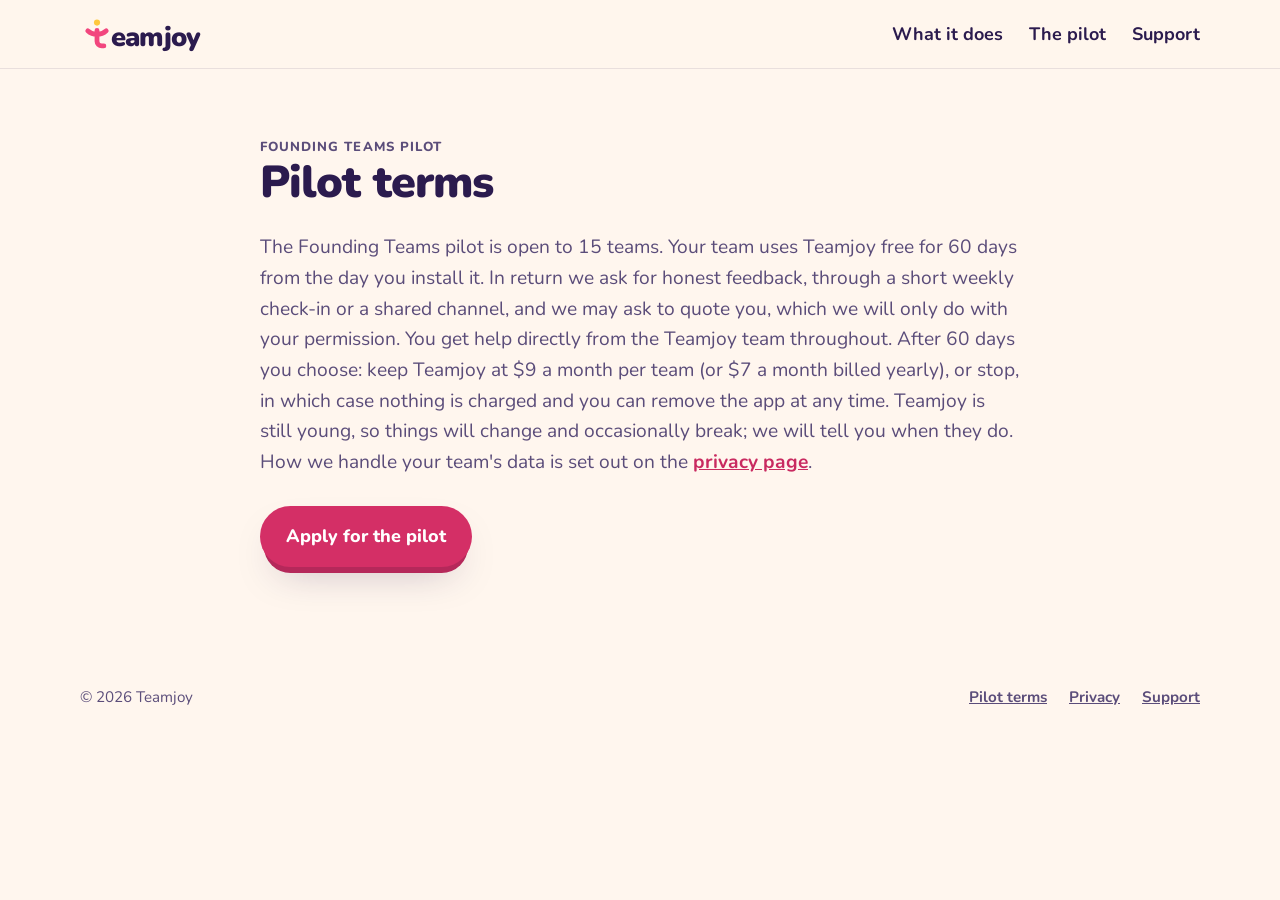
<file: pilot-terms.html>
<!doctype html>
<html lang="en">
<head>
  <meta charset="utf-8">
  <meta name="viewport" content="width=device-width, initial-scale=1">
  <title>Pilot terms · Teamjoy</title>
  <meta name="description" content="The terms of the Teamjoy Founding Teams pilot, in one paragraph.">
  <link rel="icon" href="assets/favicon.ico" sizes="any">
  <link rel="icon" href="assets/favicon.svg" type="image/svg+xml">
  <link rel="preconnect" href="https://fonts.googleapis.com">
  <link rel="preconnect" href="https://fonts.gstatic.com" crossorigin>
  <link href="https://fonts.googleapis.com/css2?family=Nunito:wght@400;700;800;900&display=swap" rel="stylesheet">
  <link rel="stylesheet" href="styles.css?v=14">
</head>
<body>
<header class="top">
  <div class="wrap">
    <a class="brand" href="./" aria-label="Teamjoy home"><img src="assets/symbol.svg" alt="">eamjoy</a>
    <nav class="nav" aria-label="Main"><a href="./#what">What it does</a><a href="./#pilot">The pilot</a><a href="support.html">Support</a></nav>
  </div>
</header>
<main class="wrap doc">

<p class="eyebrow">Founding Teams pilot</p>
<h1>Pilot terms</h1>
<p class="lead" style="margin-top:24px">The Founding Teams pilot is open to 15 teams. Your team uses Teamjoy free for 60 days from the day you install it. In return we ask for honest feedback, through a short weekly check-in or a shared channel, and we may ask to quote you, which we will only do with your permission. You get help directly from the Teamjoy team throughout. After 60 days you choose: keep Teamjoy at $9 a month per team (or $7 a month billed yearly), or stop, in which case nothing is charged and you can remove the app at any time. Teamjoy is still young, so things will change and occasionally break; we will tell you when they do. How we handle your team's data is set out on the <a href="privacy.html">privacy page</a>.</p>
<p style="margin-top:28px"><a class="btn btn-primary" href="./#apply">Apply for the pilot</a></p>
</main>
<footer>
  <div class="wrap">
    <span>© 2026 Teamjoy</span>
    <nav aria-label="Footer"><a href="pilot-terms.html">Pilot terms</a><a href="privacy.html">Privacy</a><a href="support.html">Support</a></nav>
  </div>
</footer>
<script src="site.js?v=13"></script>
</body>
</html>
</file>
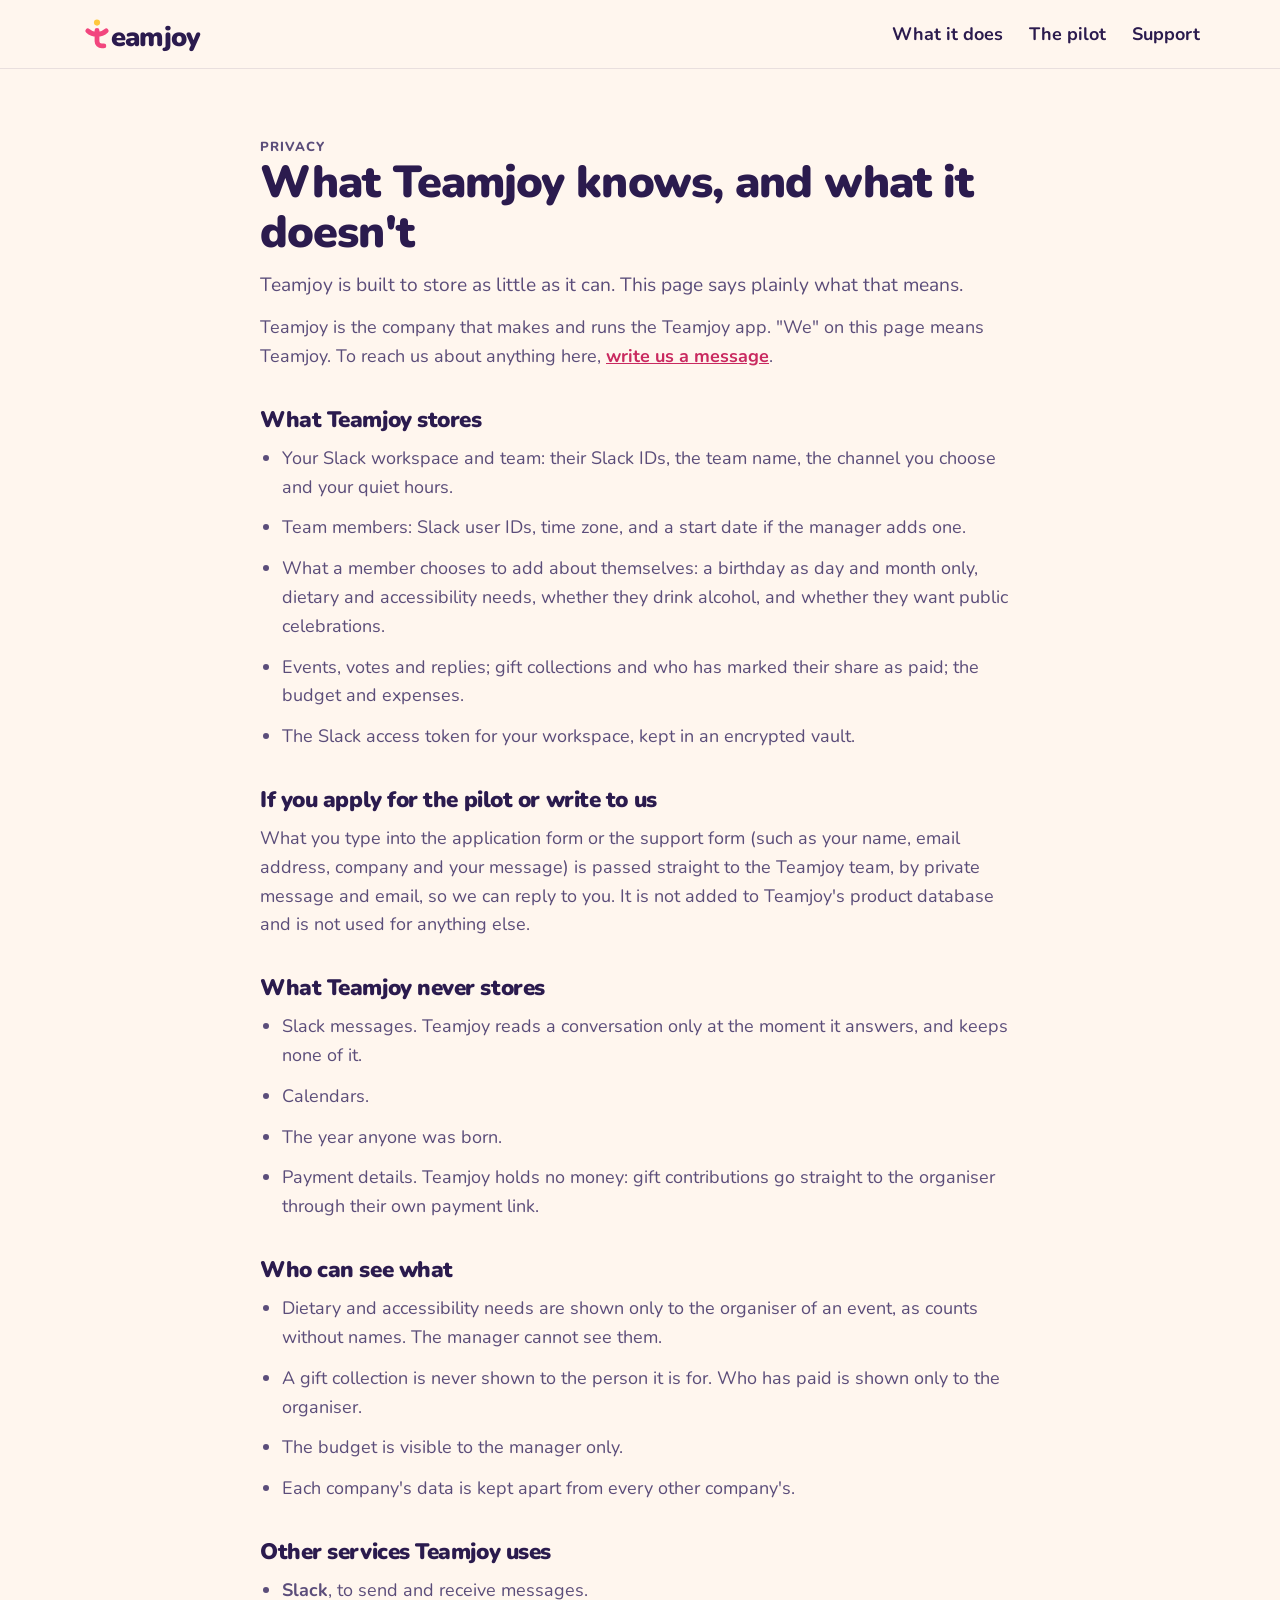
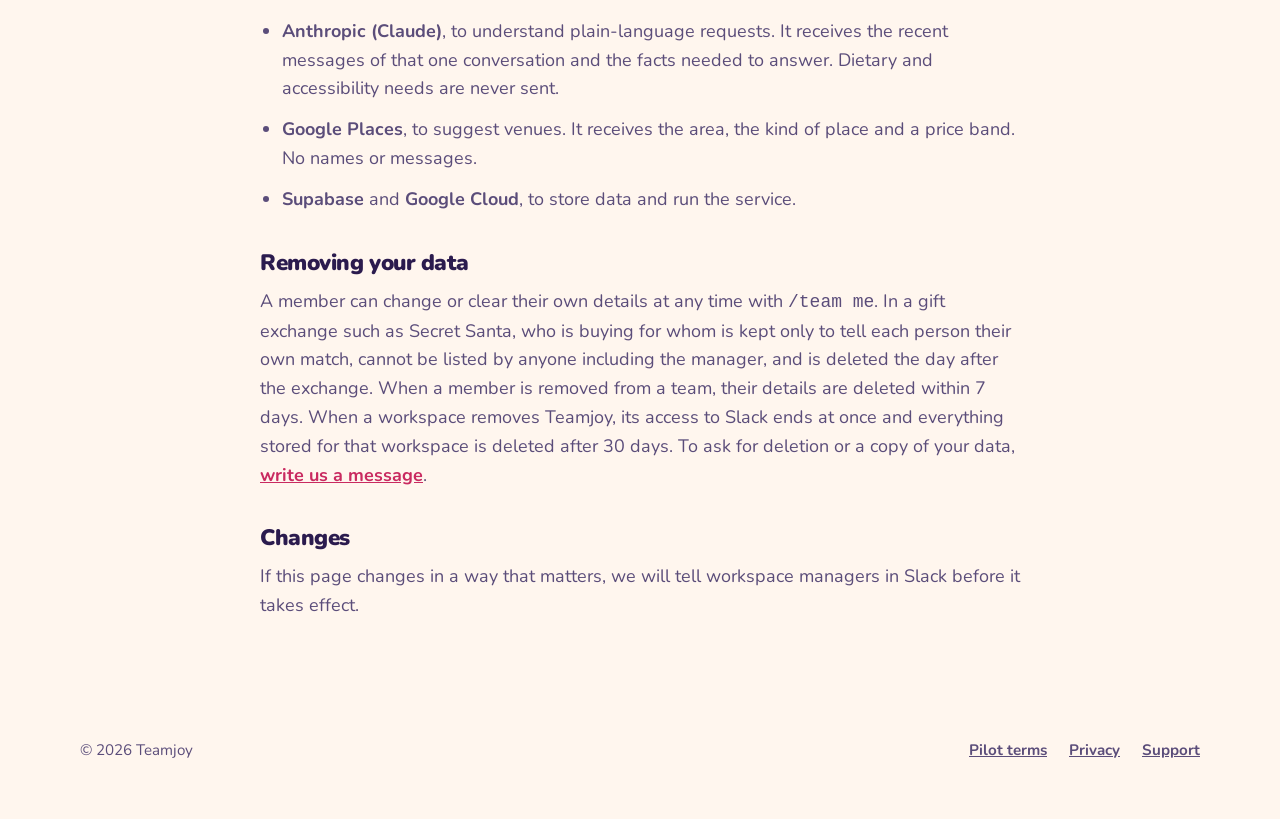
<file: privacy.html>
<!doctype html>
<html lang="en">
<head>
  <meta charset="utf-8">
  <meta name="viewport" content="width=device-width, initial-scale=1">
  <title>Privacy · Teamjoy</title>
  <meta name="description" content="What Teamjoy stores, what it never stores, and who can see what.">
  <link rel="icon" href="assets/favicon.ico" sizes="any">
  <link rel="icon" href="assets/favicon.svg" type="image/svg+xml">
  <link rel="preconnect" href="https://fonts.googleapis.com">
  <link rel="preconnect" href="https://fonts.gstatic.com" crossorigin>
  <link href="https://fonts.googleapis.com/css2?family=Nunito:wght@400;700;800;900&display=swap" rel="stylesheet">
  <link rel="stylesheet" href="styles.css?v=14">
</head>
<body>
<header class="top">
  <div class="wrap">
    <a class="brand" href="./" aria-label="Teamjoy home"><img src="assets/symbol.svg" alt="">eamjoy</a>
    <nav class="nav" aria-label="Main"><a href="./#what">What it does</a><a href="./#pilot">The pilot</a><a href="support.html">Support</a></nav>
  </div>
</header>
<main class="wrap doc">

<p class="eyebrow">Privacy</p>
<h1>What Teamjoy knows, and what it doesn't</h1>
<p class="lead">Teamjoy is built to store as little as it can. This page says plainly what that means.</p>
<p>Teamjoy is the company that makes and runs the Teamjoy app. "We" on this page means Teamjoy. To reach us about anything here, <a href="support.html#contact">write us a message</a>.</p>

<h2>What Teamjoy stores</h2>
<ul>
  <li>Your Slack workspace and team: their Slack IDs, the team name, the channel you choose and your quiet hours.</li>
  <li>Team members: Slack user IDs, time zone, and a start date if the manager adds one.</li>
  <li>What a member chooses to add about themselves: a birthday as day and month only, dietary and accessibility needs, whether they drink alcohol, and whether they want public celebrations.</li>
  <li>Events, votes and replies; gift collections and who has marked their share as paid; the budget and expenses.</li>
  <li>The Slack access token for your workspace, kept in an encrypted vault.</li>
</ul>

<h2>If you apply for the pilot or write to us</h2>
<p>What you type into the application form or the support form (such as your name, email address, company and your message) is passed straight to the Teamjoy team, by private message and email, so we can reply to you. It is not added to Teamjoy's product database and is not used for anything else.</p>

<h2>What Teamjoy never stores</h2>
<ul>
  <li>Slack messages. Teamjoy reads a conversation only at the moment it answers, and keeps none of it.</li>
  <li>Calendars.</li>
  <li>The year anyone was born.</li>
  <li>Payment details. Teamjoy holds no money: gift contributions go straight to the organiser through their own payment link.</li>
</ul>

<h2>Who can see what</h2>
<ul>
  <li>Dietary and accessibility needs are shown only to the organiser of an event, as counts without names. The manager cannot see them.</li>
  <li>A gift collection is never shown to the person it is for. Who has paid is shown only to the organiser.</li>
  <li>The budget is visible to the manager only.</li>
  <li>Each company's data is kept apart from every other company's.</li>
</ul>

<h2>Other services Teamjoy uses</h2>
<ul>
  <li><strong>Slack</strong>, to send and receive messages.</li>
  <li><strong>Anthropic (Claude)</strong>, to understand plain-language requests. It receives the recent messages of that one conversation and the facts needed to answer. Dietary and accessibility needs are never sent.</li>
  <li><strong>Google Places</strong>, to suggest venues. It receives the area, the kind of place and a price band. No names or messages.</li>
  <li><strong>Supabase</strong> and <strong>Google Cloud</strong>, to store data and run the service.</li>
</ul>

<h2>Removing your data</h2>
<p>A member can change or clear their own details at any time with <code>/team me</code>. In a gift exchange such as Secret Santa, who is buying for whom is kept only to tell each person their own match, cannot be listed by anyone including the manager, and is deleted the day after the exchange. When a member is removed from a team, their details are deleted within 7 days. When a workspace removes Teamjoy, its access to Slack ends at once and everything stored for that workspace is deleted after 30 days. To ask for deletion or a copy of your data, <a href="support.html#contact">write us a message</a>.</p>

<h2>Changes</h2>
<p>If this page changes in a way that matters, we will tell workspace managers in Slack before it takes effect.</p>
</main>
<footer>
  <div class="wrap">
    <span>© 2026 Teamjoy</span>
    <nav aria-label="Footer"><a href="pilot-terms.html">Pilot terms</a><a href="privacy.html">Privacy</a><a href="support.html">Support</a></nav>
  </div>
</footer>
</body>
</html>
</file>
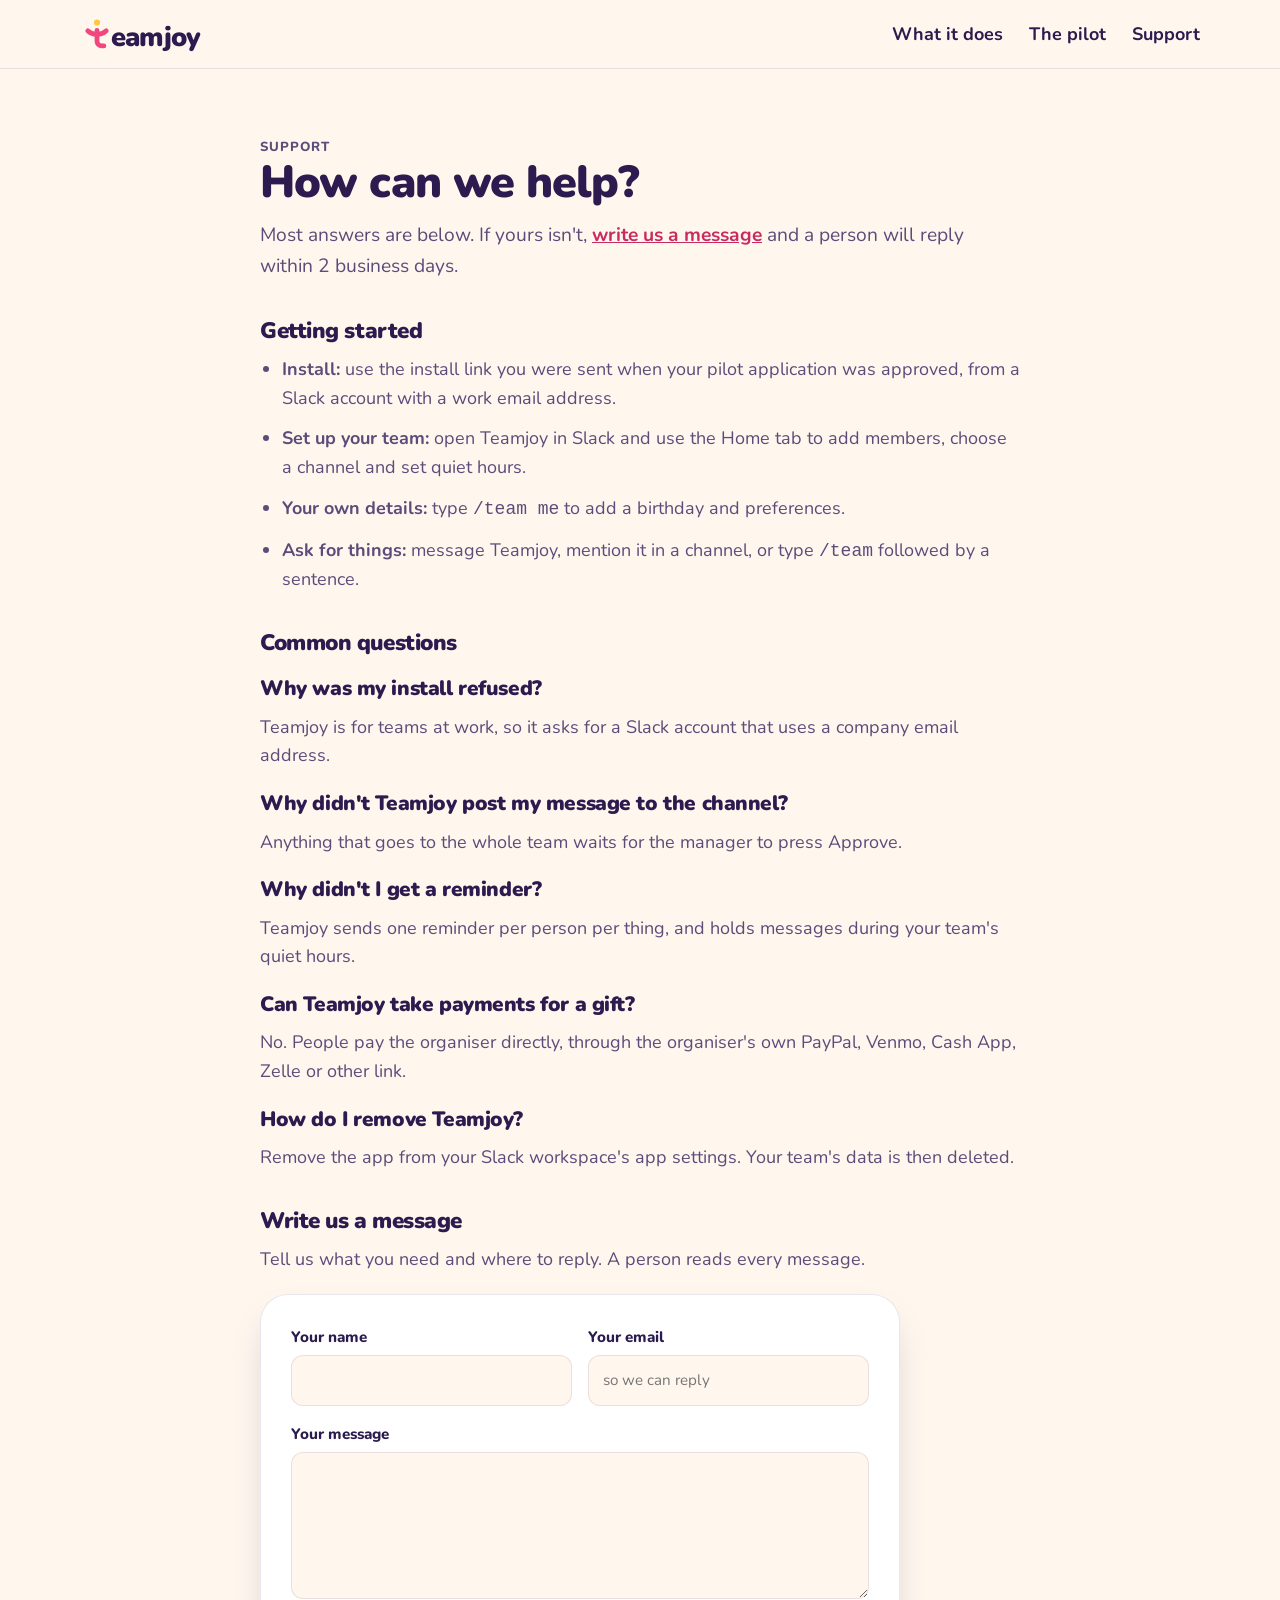
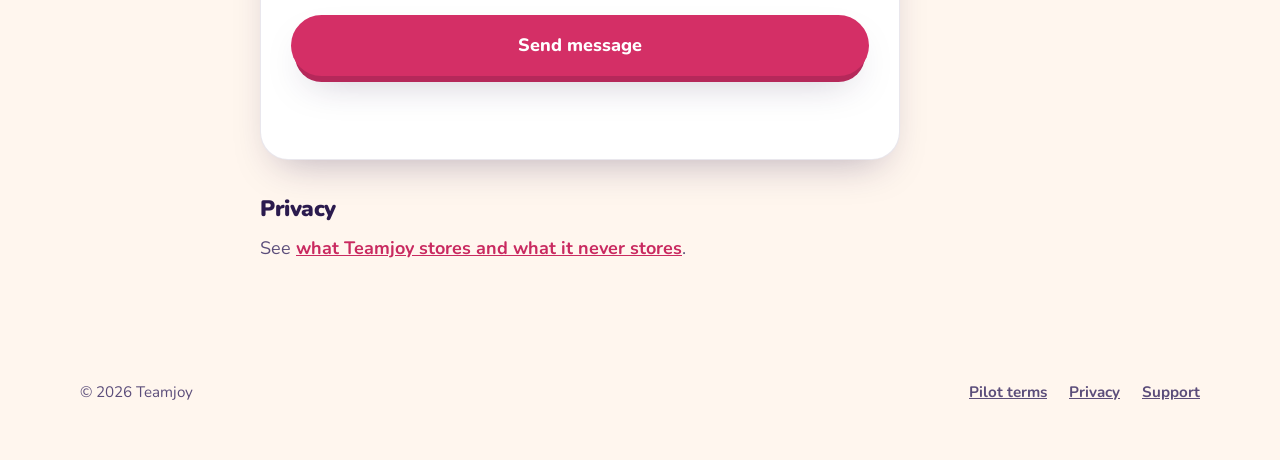
<file: support.html>
<!doctype html>
<html lang="en">
<head>
  <meta charset="utf-8">
  <meta name="viewport" content="width=device-width, initial-scale=1">
  <title>Support · Teamjoy</title>
  <meta name="description" content="Help with Teamjoy: getting started, common questions and how to reach us.">
  <link rel="icon" href="assets/favicon.ico" sizes="any">
  <link rel="icon" href="assets/favicon.svg" type="image/svg+xml">
  <link rel="preconnect" href="https://fonts.googleapis.com">
  <link rel="preconnect" href="https://fonts.gstatic.com" crossorigin>
  <link href="https://fonts.googleapis.com/css2?family=Nunito:wght@400;700;800;900&display=swap" rel="stylesheet">
  <link rel="stylesheet" href="styles.css?v=14">
</head>
<body>
<header class="top">
  <div class="wrap">
    <a class="brand" href="./" aria-label="Teamjoy home"><img src="assets/symbol.svg" alt="">eamjoy</a>
    <nav class="nav" aria-label="Main"><a href="./#what">What it does</a><a href="./#pilot">The pilot</a><a href="support.html">Support</a></nav>
  </div>
</header>
<main class="wrap doc">

<p class="eyebrow">Support</p>
<h1>How can we help?</h1>
<p class="lead">Most answers are below. If yours isn't, <a href="#contact">write us a message</a> and a person will reply within 2 business days.</p>

<h2>Getting started</h2>
<ul>
  <li><strong>Install:</strong> use the install link you were sent when your pilot application was approved, from a Slack account with a work email address.</li>
  <li><strong>Set up your team:</strong> open Teamjoy in Slack and use the Home tab to add members, choose a channel and set quiet hours.</li>
  <li><strong>Your own details:</strong> type <code>/team me</code> to add a birthday and preferences.</li>
  <li><strong>Ask for things:</strong> message Teamjoy, mention it in a channel, or type <code>/team</code> followed by a sentence.</li>
</ul>

<h2>Common questions</h2>
<h3 style="margin-top:22px">Why was my install refused?</h3>
<p>Teamjoy is for teams at work, so it asks for a Slack account that uses a company email address.</p>
<h3 style="margin-top:22px">Why didn't Teamjoy post my message to the channel?</h3>
<p>Anything that goes to the whole team waits for the manager to press Approve.</p>
<h3 style="margin-top:22px">Why didn't I get a reminder?</h3>
<p>Teamjoy sends one reminder per person per thing, and holds messages during your team's quiet hours.</p>
<h3 style="margin-top:22px">Can Teamjoy take payments for a gift?</h3>
<p>No. People pay the organiser directly, through the organiser's own PayPal, Venmo, Cash App, Zelle or other link.</p>
<h3 style="margin-top:22px">How do I remove Teamjoy?</h3>
<p>Remove the app from your Slack workspace's app settings. Your team's data is then deleted.</p>

<h2 id="contact">Write us a message</h2>
<p>Tell us what you need and where to reply. A person reads every message.</p>
<form class="apply" id="contact-form" data-endpoint="/contact" data-done="Thank you! Your message is on its way. We'll reply within 2 business days." data-event="support-message" novalidate>
  <label>Your name <input name="name" autocomplete="name" maxlength="80"></label>
  <label>Your email<input name="email" type="email" autocomplete="email" required maxlength="120" placeholder="so we can reply"></label>
  <label class="wide">Your message<textarea name="message" rows="5" required minlength="5" maxlength="3000"></textarea></label>
  <label class="hp" aria-hidden="true">Leave this empty<input name="website" tabindex="-1" autocomplete="off"></label>
  <button class="btn btn-primary wide" type="submit">Send message</button>
  <p class="form-note wide" role="status" aria-live="polite"></p>
</form>

<h2>Privacy</h2>
<p>See <a href="privacy.html">what Teamjoy stores and what it never stores</a>.</p>
</main>
<footer>
  <div class="wrap">
    <span>© 2026 Teamjoy</span>
    <nav aria-label="Footer"><a href="pilot-terms.html">Pilot terms</a><a href="privacy.html">Privacy</a><a href="support.html">Support</a></nav>
  </div>
</footer>
<script src="site.js?v=13"></script>
</body>
</html>
</file>
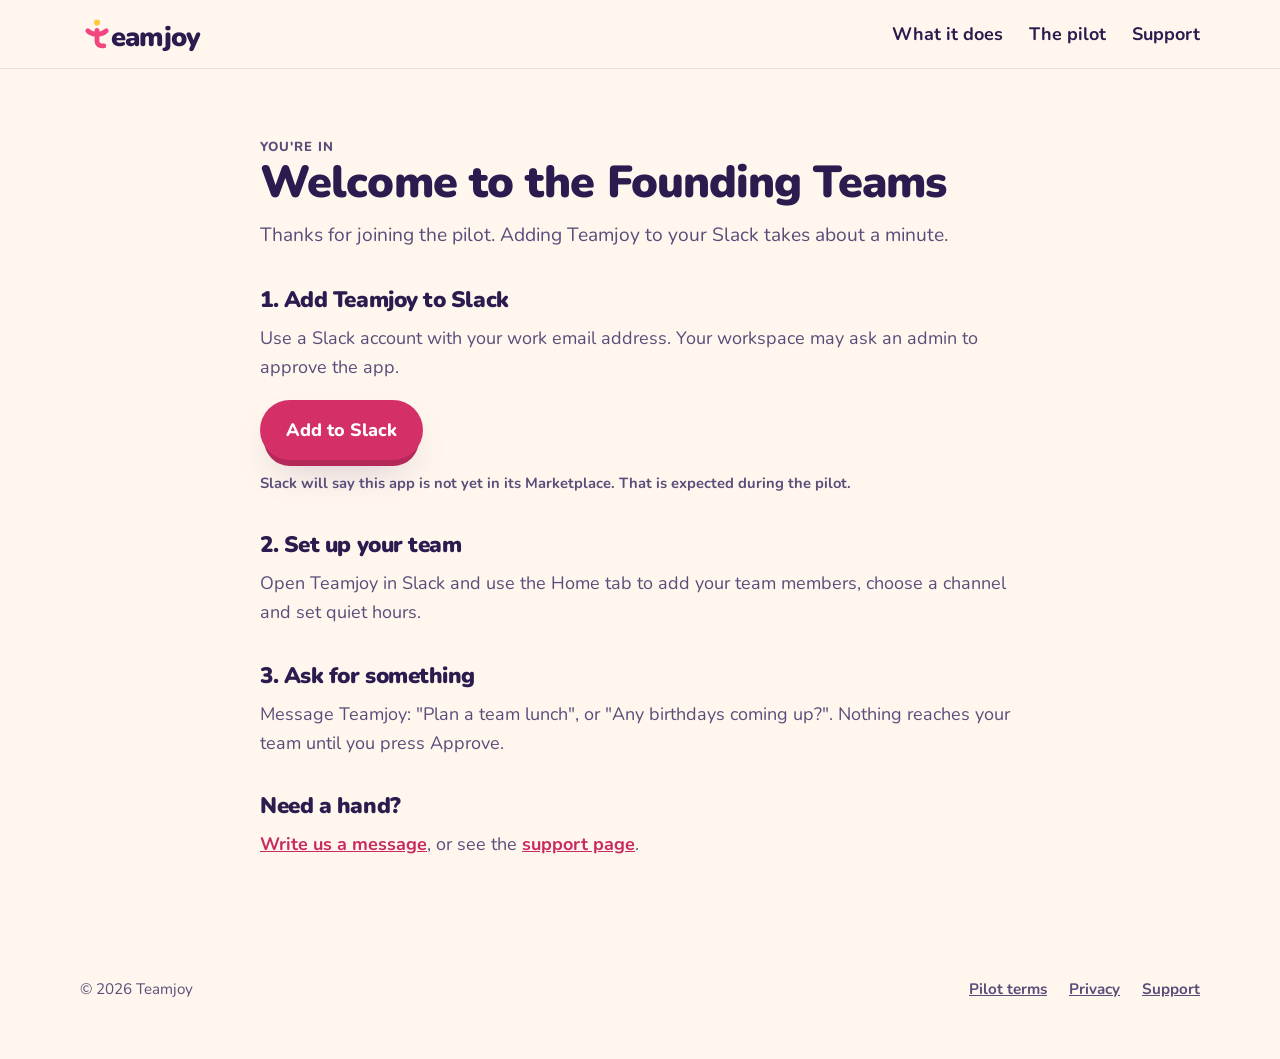
<file: welcome.html>
<!doctype html>
<html lang="en">
<head>
  <meta charset="utf-8">
  <meta name="robots" content="noindex">
  <meta name="viewport" content="width=device-width, initial-scale=1">
  <title>Welcome · Teamjoy</title>
  <meta name="description" content="Install Teamjoy for your Founding Team.">
  <link rel="icon" href="assets/favicon.ico" sizes="any">
  <link rel="icon" href="assets/favicon.svg" type="image/svg+xml">
  <link rel="preconnect" href="https://fonts.googleapis.com">
  <link rel="preconnect" href="https://fonts.gstatic.com" crossorigin>
  <link href="https://fonts.googleapis.com/css2?family=Nunito:wght@400;700;800;900&display=swap" rel="stylesheet">
  <link rel="stylesheet" href="styles.css?v=14">
</head>
<body>
<header class="top">
  <div class="wrap">
    <a class="brand" href="./" aria-label="Teamjoy home"><img src="assets/symbol.svg" alt="">eamjoy</a>
    <nav class="nav" aria-label="Main"><a href="./#what">What it does</a><a href="./#pilot">The pilot</a><a href="support.html">Support</a></nav>
  </div>
</header>
<main class="wrap doc">

<p class="eyebrow">You're in</p>
<h1>Welcome to the Founding Teams</h1>
<p class="lead">Thanks for joining the pilot. Adding Teamjoy to your Slack takes about a minute.</p>
<h2>1. Add Teamjoy to Slack</h2>
<p>Use a Slack account with your work email address. Your workspace may ask an admin to approve the app.</p>
<p style="margin-top:18px"><a class="btn btn-primary" data-install href="#">Add to Slack</a></p>
<p class="fineprint">Slack will say this app is not yet in its Marketplace. That is expected during the pilot.</p>
<h2>2. Set up your team</h2>
<p>Open Teamjoy in Slack and use the Home tab to add your team members, choose a channel and set quiet hours.</p>
<h2>3. Ask for something</h2>
<p>Message Teamjoy: "Plan a team lunch", or "Any birthdays coming up?". Nothing reaches your team until you press Approve.</p>
<h2>Need a hand?</h2>
<p><a href="support.html#contact">Write us a message</a>, or see the <a href="support.html">support page</a>.</p>
</main>
<footer>
  <div class="wrap">
    <span>© 2026 Teamjoy</span>
    <nav aria-label="Footer"><a href="pilot-terms.html">Pilot terms</a><a href="privacy.html">Privacy</a><a href="support.html">Support</a></nav>
  </div>
</footer>
<script src="site.js?v=13"></script>
</body>
</html>
</file>
<file: styles.css>
:root {
  --pink: #f2467e;
  --pink-dark: #b5285a;
  /* Pink that passes the 4.5:1 readability check: --pink-ink for pink text, --pink-btn behind white text. --pink stays for shapes. */
  --pink-ink: #c92a60;
  --pink-btn: #d42f66;
  --sun: #ffc83d;
  --plum: #2b1b4e;
  --plum-soft: #5b4d7a;
  --cream: #fff6ee;
  --card: #ffffff;
  --teal: #2ec4b6;
  --line: rgba(43, 27, 78, 0.1);
  --shadow: 0 18px 40px -18px rgba(43, 27, 78, 0.35);
  --radius: 22px;
}

* { box-sizing: border-box; }
/* No page-wide smooth scrolling: it made refreshes and fast scrolling feel stuck. Menu links glide (site.js). */
body {
  margin: 0;
  background: var(--cream);
  color: var(--plum);
  font: 400 18px/1.6 "Nunito", system-ui, -apple-system, "Segoe UI", sans-serif;
  -webkit-font-smoothing: antialiased;
}
img, svg, canvas { display: block; max-width: 100%; }
a { color: inherit; }
h1, h2, h3 { line-height: 1.12; margin: 0; font-weight: 900; letter-spacing: -0.02em; }
h1 { font-size: clamp(2.4rem, 5.4vw, 4.2rem); }
h2 { font-size: clamp(1.8rem, 3.4vw, 2.7rem); }
h3 { font-size: 1.3rem; }
p { margin: 0; }
.wrap { width: min(1120px, 100% - 40px); margin-inline: auto; }
.eyebrow { font-weight: 800; color: var(--pink-ink); letter-spacing: 0.08em; text-transform: uppercase; font-size: 0.82rem; }
.lead { font-size: 1.2rem; color: var(--plum-soft); }
section { padding: 88px 0; scroll-margin-top: 84px; }
/* Sections further down are not laid out or painted until they are near the screen. */
main > section:not(.hero) { content-visibility: auto; contain-intrinsic-size: auto 760px; }
h2 + .lead { margin-top: 14px; }
.center { text-align: center; }
.center .lead { max-width: 640px; margin: 14px auto 0; }

/* Header */
.top { position: sticky; top: 0; z-index: 20; background: rgba(255, 246, 238, 0.97); border-bottom: 1px solid var(--line); }
.top .wrap { display: flex; align-items: center; justify-content: space-between; height: 68px; }
.brand { display: flex; align-items: flex-end; text-decoration: none; font-weight: 900; font-size: 1.7rem; letter-spacing: -0.03em; line-height: 1; }
.brand img { width: 34px; height: 34px; margin-right: -3px; }
.nav { display: flex; align-items: center; gap: 26px; font-weight: 700; }
.nav .btn { white-space: nowrap; }
h1, h2, .lead, .eyebrow { overflow-wrap: anywhere; }
.nav a { text-decoration: none; }
.nav a:not(.btn):hover { color: var(--pink-ink); }

.btn {
  display: inline-flex; align-items: center; gap: 10px; text-decoration: none; font-weight: 800;
  padding: 14px 24px; border-radius: 999px; border: 2px solid transparent;
  transition: transform 0.15s ease, box-shadow 0.15s ease, background 0.15s ease;
}
.btn-primary { background: var(--pink-btn); color: #fff; box-shadow: 0 10px 0 -4px var(--pink-dark), var(--shadow); }
.btn-primary:hover { transform: translateY(-2px); background: #f55a8c; }
.btn-primary:active { transform: translateY(2px); box-shadow: 0 4px 0 -2px var(--pink-dark); }
.btn-ghost { border-color: var(--line); background: #fff; }
.btn-ghost:hover { border-color: var(--plum); }
.btn-small { padding: 9px 18px; }

/* Hero */
.hero { padding: 48px 0 72px; overflow: hidden; }
.hero .wrap { display: grid; grid-template-columns: 1.05fr 1fr; gap: 24px; align-items: center; }
.hero .wrap > * { min-width: 0; }   /* lets long words wrap on very narrow screens */
.hero h1 span { color: var(--pink); }
.hero .lead { margin: 20px 0 30px; max-width: 520px; }
.cta-row { display: flex; flex-wrap: wrap; gap: 14px; align-items: center; }
.tagline { margin-top: 22px; font-weight: 800; color: var(--plum-soft); }
.stage { position: relative; aspect-ratio: 1 / 1; min-height: 340px; }
/* The hero opens as a picture of the 3D scene, so it is there at once and costs nothing while the
   page loads and scrolls. The real 3D scene is fetched and takes over only when someone clicks it
   or rests the pointer on it (scene.js). */
.stage canvas { width: 100%; height: 100%; cursor: grab; touch-action: pan-y; opacity: 0; pointer-events: none; transition: opacity 0.4s ease; }
.stage .poster { position: absolute; inset: 0; width: 100%; height: 100%; object-fit: contain; cursor: pointer;
  animation: hero-float 5s ease-in-out infinite; transition: opacity 0.4s ease; }
@keyframes hero-float { 50% { transform: translateY(-10px); } }
.stage.waking .poster { cursor: progress; }
.stage .poster { touch-action: pan-y; -webkit-user-drag: none; user-select: none; -webkit-touch-callout: none; }
.stage.cheer .poster { animation: hero-cheer 0.7s cubic-bezier(0.3, 1.4, 0.5, 1); }
@keyframes hero-cheer { 0% { transform: none; } 35% { transform: translateY(-34px) scale(1.06); } 100% { transform: none; } }
.stage.live canvas { opacity: 1; pointer-events: auto; }
.stage.live .poster { opacity: 0; pointer-events: none; animation: none; }
.stage.no-3d canvas { display: none; }
.stage .hint { position: absolute; left: 50%; bottom: 4px; transform: translateX(-50%); font-size: 0.85rem; font-weight: 700; color: var(--plum-soft); background: #fff; border: 1px solid var(--line); padding: 4px 12px; border-radius: 999px; white-space: nowrap; }

/* Feature cards with tilt */
.grid-4 { display: grid; grid-template-columns: repeat(4, 1fr); gap: 20px; margin-top: 44px; perspective: 1200px; }
.tilt {
  background: var(--card); border-radius: var(--radius); padding: 28px 24px; border: 1px solid var(--line);
  box-shadow: var(--shadow); transform-style: preserve-3d; transition: transform 0.18s ease, box-shadow 0.18s ease;
}
.tilt:hover { box-shadow: 0 30px 50px -22px rgba(43, 27, 78, 0.45); }
.tilt { text-align: center; padding: 34px 26px 30px; }
.tilt .icon { width: 72px; height: 72px; border-radius: 22px; display: grid; place-items: center; font-size: 2.1rem; margin: 0 auto 20px; transform: translateZ(36px);
  box-shadow: 0 12px 22px -14px rgba(43, 27, 78, 0.45); }
.tilt::before { content: ""; position: absolute; left: 26px; right: 26px; top: 0; height: 5px; border-radius: 0 0 6px 6px; background: var(--accent, var(--pink)); opacity: 0.9; }
.tilt { position: relative; }
.grid-4 .tilt:nth-child(1) { --accent: var(--pink); } .grid-4 .tilt:nth-child(2) { --accent: var(--sun); }
.grid-4 .tilt:nth-child(3) { --accent: var(--teal); } .grid-4 .tilt:nth-child(4) { --accent: #8f7fc4; }
.tilt h3, .tilt p { transform: translateZ(20px); }
.tilt p { margin-top: 8px; color: var(--plum-soft); font-size: 1rem; }
.grid-3 { display: grid; grid-template-columns: repeat(3, 1fr); gap: 20px; margin-top: 18px; perspective: 1200px; }
.grid-3 .tilt:nth-child(1) { --accent: var(--sun); } .grid-3 .tilt:nth-child(2) { --accent: var(--teal); } .grid-3 .tilt:nth-child(3) { --accent: var(--pink); }
.new-row { margin-top: 52px; }

/* Ideas: a suggestion that comes to the manager, and a games answer on request */
.ideas-grid { display: grid; grid-template-columns: 1fr 1fr; gap: 28px; margin-top: 44px; align-items: start; }
.idea-card { background: #fff; border: 1px solid var(--line); border-radius: 28px; padding: 26px; display: grid; gap: 14px; }
.idea-card .msg { box-shadow: none; border: 1px solid var(--line); transform: none; }
.idea-card .msg.bot { border-left: 6px solid var(--pink); }
.idea-label { font-weight: 900; font-size: 1.1rem; }
.idea-label span { font-weight: 700; font-size: 0.85rem; color: var(--plum-soft); margin-left: 8px; }
.msg-text { margin-top: 6px; }
.game-list { list-style: none; margin: 6px 0 12px; padding: 0; display: grid; gap: 6px; }
.game-list:last-child { margin-bottom: 0; }
.game-list b { color: #1264a3; text-decoration: underline; text-underline-offset: 2px; margin-right: 6px; }
.idea-points { margin: 4px 0 0; padding-left: 20px; color: var(--plum-soft); font-size: 0.98rem; display: grid; gap: 4px; }
#ideas .small-print { margin-top: 26px; }
.i-pink { background: #ffe1ea; } .i-sun { background: #fff0c7; } .i-teal { background: #d6f5f1; } .i-plum { background: #e6e0f3; }

/* Chat demo */
.demo { background: var(--plum); color: #fff; border-radius: 36px; padding: 84px 68px; }
.demo .wrap { width: 100%; }
.demo h2 { margin-top: 10px; }
.demo .lead { color: #cfc6e6; }
.demo .wrap { display: grid; grid-template-columns: 1fr 1fr; gap: 64px; align-items: center; }
/* How it works: a list to choose from, and the clip for the chosen item beside it */
.how-head { max-width: 720px; }
.tour { display: grid; grid-template-columns: 350px 1fr; gap: 32px; margin-top: 44px; align-items: start; }
.tour-list { list-style: none; margin: 0; padding: 0; display: grid; gap: 8px; }
.tour-item { width: 100%; display: flex; align-items: center; gap: 14px; text-align: left; cursor: pointer; font: inherit; color: #fff;
  background: rgba(255, 255, 255, 0.06); border: 1px solid rgba(255, 255, 255, 0.14); border-radius: 16px; padding: 9px 14px;
  transition: background 0.15s ease, border-color 0.15s ease; }
.tour-item:hover { background: rgba(255, 255, 255, 0.12); }
.tour-item:focus-visible { outline: 3px solid var(--sun); outline-offset: 2px; }
.tour-item.on { background: var(--pink-btn); border-color: var(--pink-btn); }
.tour-item .n { width: 34px; height: 34px; border-radius: 10px; background: rgba(255, 255, 255, 0.16); display: grid; place-items: center; font-weight: 900; flex: none; }
.tour-item strong { display: block; font-size: 1.05rem; line-height: 1.25; }
.tour-item small { display: block; color: #cfc6e6; font-size: 0.85rem; line-height: 1.3; }
.tour-item.on small { color: #fff; }
.tour-item .tick { margin-left: auto; width: 24px; height: 24px; border-radius: 50%; background: #1a7d52; display: grid; place-items: center; font-size: 0.8rem; font-weight: 900; flex: none; opacity: 0; }
.tour-item.done .tick { opacity: 1; }
/* The clip stays in view while the list beside it is scrolled. */
.tour-screen { position: sticky; top: 96px; }
.tour-screen video { width: 100%; height: auto; aspect-ratio: 3 / 2; border-radius: 20px; background: #1c1136; display: block;
  box-shadow: 0 30px 60px -30px rgba(0, 0, 0, 0.8); }
/* The clip's caption, as text under the player, so the player's own controls never cover it. */
.tour-caption { margin-top: 16px; min-height: 5.2em; }
.tour-caption strong { display: block; font-size: 1.35rem; font-weight: 900; line-height: 1.2; }
.tour-caption span { display: block; color: #e3dcf3; margin-top: 4px; }
.tour-note { color: #cfc6e6; font-size: 0.88rem; margin-top: 10px; }
.tour-note strong { color: #fff; }
.tour-note a { color: #fff; font-weight: 800; }
.steps-row { grid-template-columns: repeat(3, 1fr); gap: 28px; margin-top: 52px; }
.demo-video { margin-top: 56px; text-align: center; }
.demo-video h3 { font-size: 1.5rem; margin-bottom: 18px; }
.demo-video video { width: 100%; max-width: 920px; height: auto; aspect-ratio: 16 / 9; border-radius: 20px; background: #1c1136;
  box-shadow: 0 30px 60px -30px rgba(0, 0, 0, 0.8); margin-inline: auto; display: block; }
.demo-video p { color: #cfc6e6; font-size: 0.92rem; margin-top: 12px; }
.steps { list-style: none; padding: 0; margin: 40px 0 0; display: grid; gap: 24px; }
.steps strong { display: block; margin-bottom: 2px; font-size: 1.08rem; }
.steps li { display: grid; grid-template-columns: 44px 1fr; gap: 16px; align-items: start; }
.steps b { display: grid; place-items: center; width: 44px; height: 44px; border-radius: 14px; background: var(--pink-btn); font-weight: 900; }
.steps span { color: #cfc6e6; display: block; font-size: 1rem; }
.chat-scene { perspective: 1400px; padding: 8px 20px 8px 0; }
.chat { transform: rotateY(-8deg) rotateX(4deg); transform-style: preserve-3d; transition: transform 0.4s ease; display: grid; gap: 14px; }
.chat-scene:hover .chat { transform: rotateY(-3deg) rotateX(1deg); }
.msg { background: #fff; color: var(--plum); border-radius: 18px; padding: 16px 18px; box-shadow: 0 24px 40px -20px rgba(0, 0, 0, 0.6); font-size: 0.98rem; }
.msg.you { justify-self: end; background: #3a2866; color: #fff; max-width: 78%; }
.msg.bot { border-left: 6px solid var(--pink); transform: translateZ(40px); }
.msg .who { display: flex; align-items: center; gap: 8px; font-weight: 900; margin-bottom: 6px; }
.msg .who img { width: 26px; height: 26px; border-radius: 8px; background: var(--pink); padding: 3px; }
.msg .app { font-size: 0.68rem; background: #eee9f7; color: var(--plum-soft); padding: 1px 6px; border-radius: 5px; font-weight: 800; }
.poll-row { margin-top: 12px; }
.poll-row .label { display: flex; justify-content: space-between; font-weight: 800; font-size: 0.92rem; }
.bar { height: 10px; border-radius: 99px; background: #eee9f7; margin-top: 6px; overflow: hidden; }
.bar i { display: block; height: 100%; border-radius: 99px; background: var(--pink); width: 0; transition: width 1.2s cubic-bezier(0.2, 0.8, 0.2, 1); }
.chips { display: flex; gap: 8px; margin-top: 14px; flex-wrap: wrap; }
.chip { font-weight: 800; font-size: 0.85rem; padding: 7px 14px; border-radius: 10px; border: 1px solid var(--line); }
.chip.go { background: #1a7d52; color: #fff; border-color: transparent; }

/* Trust */
.trust-grid { display: grid; grid-template-columns: repeat(3, 1fr); gap: 20px; margin-top: 44px; }
.trust { background: #fff; border: 1px solid var(--line); border-radius: var(--radius); padding: 24px; }
.trust h3 { font-size: 1.1rem; }
.trust p { color: var(--plum-soft); font-size: 1rem; margin-top: 6px; }

/* Pricing */
.price-grid { display: grid; grid-template-columns: repeat(3, 1fr); gap: 20px; margin-top: 36px; align-items: stretch; perspective: 1200px; }
.price { background: #fff; border: 1px solid var(--line); border-radius: var(--radius); padding: 30px 26px; display: flex; flex-direction: column; box-shadow: var(--shadow); }
.price.best { background: var(--pink-btn); color: #fff; transform: translateY(-10px); }
.price.best .muted, .price.best li { color: #ffe4ec; }
.price .amount { font-size: 2.6rem; font-weight: 900; letter-spacing: -0.03em; margin: 10px 0 2px; }
.price .muted { color: var(--plum-soft); font-size: 0.98rem; }
.price ul { list-style: none; padding: 0; margin: 20px 0 26px; display: grid; gap: 9px; flex: 1; }
.price li { padding-left: 26px; position: relative; color: var(--plum-soft); font-size: 1rem; }
.price li::before { content: "✓"; position: absolute; left: 0; font-weight: 900; color: var(--teal); }
.price.best li::before { color: var(--sun); }
.price.best .btn { background: #fff; color: var(--pink-ink); box-shadow: 0 10px 0 -4px rgba(0, 0, 0, 0.18); }

/* Comparison */
.swipe-hint { display: none; margin: 28px 0 -28px; font-size: 0.85rem; font-weight: 800; color: var(--plum-soft); text-align: right; }
/* A shadow on the right edge while there is more table to see (it slides away at the end). */
.table-scroll { background:
    linear-gradient(to left, #fff 30%, rgba(255, 255, 255, 0)) right center / 40px 100% no-repeat local,
    radial-gradient(farthest-side at 100% 50%, rgba(43, 27, 78, 0.22), transparent) right center / 16px 100% no-repeat scroll,
    #fff;
  overflow-x: auto; margin-top: 40px; border-radius: var(--radius); box-shadow: var(--shadow); border: 1px solid var(--line); }
.compare { border-collapse: collapse; width: 100%; min-width: 820px; text-align: center; font-size: 0.98rem; }
.compare th, .compare td { padding: 16px 14px; border-bottom: 1px solid var(--line); }
.compare thead th { font-weight: 900; font-size: 1.02rem; padding-top: 20px; }
.compare tbody th { text-align: left; font-weight: 800; width: 27%; }
.compare tbody tr:last-child th, .compare tbody tr:last-child td { border-bottom: 0; }
.compare td { color: var(--plum-soft); }
.compare .us { background: #fff0f4; color: var(--plum); font-weight: 800; }
.compare thead .us { background: var(--pink-btn); color: #fff; border-radius: 16px 16px 0 0; }
.compare tbody tr:last-child .us { border-radius: 0 0 16px 16px; }
.compare .yes::before { content: "✓  "; color: var(--teal); font-weight: 900; }
.compare .us.yes::before { color: var(--pink-ink); }
.compare .no { color: #7a6f92; }
.compare .price-row td, .compare .price-row th { font-size: 1.05rem; }
.compare .price-row strong { font-size: 1.5rem; font-weight: 900; color: var(--pink-ink); }
.small-print { font-size: 0.85rem; color: var(--plum-soft); max-width: 860px; margin: 18px auto 0; }

.billing { display: inline-flex; gap: 4px; padding: 5px; margin-top: 28px; background: #fff; border: 1px solid var(--line); border-radius: 999px; }
.billing button { font: inherit; font-weight: 800; color: var(--plum-soft); background: none; border: 0; padding: 9px 20px; border-radius: 999px; cursor: pointer; }
.billing button.on { background: var(--plum); color: #fff; }
.billing .save { font-size: 0.78rem; background: var(--sun); color: var(--plum); padding: 2px 8px; border-radius: 99px; margin-left: 6px; }
.price { position: relative; }
.price .badge { position: absolute; top: -14px; left: 50%; transform: translateX(-50%); background: var(--sun); color: var(--plum); font-weight: 900; font-size: 0.8rem; letter-spacing: 0.04em; text-transform: uppercase; padding: 5px 14px; border-radius: 999px; white-space: nowrap; box-shadow: 0 6px 14px -6px rgba(43, 27, 78, 0.5); }
.price .amount small { font-size: 1rem; font-weight: 800; letter-spacing: 0; margin-left: 4px; opacity: 0.8; }

/* Pilot offer, application, questions */
.fineprint { margin-top: 16px; font-size: 0.92rem; font-weight: 700; color: var(--plum-soft); }
.offer { display: grid; grid-template-columns: 1.2fr 1fr; gap: 0; margin-top: 44px; border-radius: 28px; overflow: hidden; box-shadow: var(--shadow); border: 1px solid var(--line); }
.offer h3 { margin-bottom: 14px; }
.offer ul { list-style: none; padding: 0; margin: 0; display: grid; gap: 10px; }
.offer li { padding-left: 28px; position: relative; }
.offer li::before { content: "✓"; position: absolute; left: 0; font-weight: 900; }
.offer-main { background: var(--pink-btn); color: #fff; padding: 40px 34px 34px; position: relative; }
.offer-main li::before { color: var(--sun); }
.offer-main .badge { position: absolute; top: 18px; right: 18px; background: var(--sun); color: var(--plum); font-weight: 900; font-size: 0.8rem; letter-spacing: 0.04em; text-transform: uppercase; padding: 5px 14px; border-radius: 999px; }
.offer-side { background: #fff; padding: 40px 34px 34px; }
.offer-side li { color: var(--plum-soft); }
.offer-side li::before { color: var(--teal); }
.offer .after { margin-top: 22px; padding-top: 18px; border-top: 1px solid var(--line); font-size: 0.98rem; color: var(--plum-soft); }
.offer .after strong { color: var(--plum); }

.apply-wrap { display: grid; grid-template-columns: 0.9fr 1.1fr; gap: 48px; align-items: start; }
form.apply { background: #fff; border: 1px solid var(--line); border-radius: 28px; padding: 30px; box-shadow: var(--shadow); display: grid; grid-template-columns: 1fr 1fr; gap: 16px; }
form.apply label { display: grid; gap: 6px; font-weight: 800; font-size: 0.95rem; }
form.apply .wide { grid-column: 1 / -1; }
form.apply input, form.apply select, form.apply textarea { font: inherit; font-weight: 400; color: var(--plum); padding: 12px 14px; border-radius: 12px; border: 1.5px solid var(--line); background: var(--cream); width: 100%; }
form.apply input:focus, form.apply select:focus, form.apply textarea:focus { outline: 3px solid rgba(242, 70, 126, 0.25); border-color: var(--pink); }
form.apply .optional { font-weight: 400; color: var(--plum-soft); font-size: 0.85rem; }
form.apply .hp { position: absolute; left: -9999px; height: 0; overflow: hidden; }
form.apply button { justify-content: center; cursor: pointer; font: inherit; font-weight: 800; }
form.apply button[disabled] { opacity: 0.6; cursor: wait; }
.form-note { font-weight: 700; min-height: 1.4em; margin: 0; }
.form-note.ok { color: #1a7d52; } .form-note.bad { color: #c22a4f; }
form.apply.sent > *:not(.form-note) { display: none; }
form.apply.sent .form-note { font-size: 1.15rem; padding: 20px 4px; }

.faq { max-width: 780px; margin: 40px auto 0; display: grid; gap: 12px; }
.faq details { background: #fff; border: 1px solid var(--line); border-radius: 16px; padding: 4px 22px; }
.faq summary { cursor: pointer; font-weight: 800; padding: 16px 0; list-style: none; display: flex; justify-content: space-between; gap: 16px; }
.faq summary::-webkit-details-marker { display: none; }
.faq summary::after { content: "+"; font-weight: 900; color: var(--pink); font-size: 1.3rem; line-height: 1; }
.faq details[open] summary::after { content: "–"; }
.faq details p { color: var(--plum-soft); padding-bottom: 18px; }
.doc form.apply { margin-top: 20px; max-width: 640px; }
.faq a, .offer a, .doc a:not(.btn) { color: var(--pink-ink); font-weight: 700; }

/* Final call */
.final { text-align: center; }
.final .box { background: linear-gradient(135deg, #ffe1ea, #fff0c7); border-radius: 36px; padding: 64px 24px; }
.final .lead { margin: 14px auto 28px; max-width: 520px; }

footer { padding: 36px 0 48px; color: var(--plum-soft); font-size: 0.95rem; }
footer .wrap { display: flex; flex-wrap: wrap; gap: 14px 28px; justify-content: space-between; align-items: center; }
footer nav { display: flex; gap: 22px; font-weight: 700; }
/* Small links get a taller tap area without moving the text. */
footer nav a { display: inline-flex; align-items: center; min-height: 44px; }
.offer .after a, .faq p a { padding-block: 10px; }

/* Text pages */
.doc { max-width: 760px; padding: 56px 0 72px; }
.doc h1 { font-size: clamp(2rem, 4vw, 2.8rem); }
.doc h2 { font-size: 1.4rem; margin-top: 36px; }
.doc p, .doc li { color: var(--plum-soft); margin-top: 12px; }
.doc ul { padding-left: 22px; margin: 0; }
.note { background: #fff0c7; border-radius: 14px; padding: 14px 18px; margin-top: 24px; color: var(--plum); font-weight: 700; }

/* Only small cards fade in, quickly. Big blocks (the tour, the form, the table) are never hidden. */
.reveal { opacity: 0; transform: translateY(12px); transition: opacity 0.35s ease, transform 0.35s ease; }
.reveal.in { opacity: 1; transform: none; }

@media (max-width: 920px) {
  section { padding: 64px 0; }
  .hero .wrap, .demo .wrap, .apply-wrap, .offer { grid-template-columns: 1fr; }
  /* On a phone the words come first, so the headline and the button are on the first screen. */
  .stage { max-width: 260px; min-height: 0; margin-inline: auto; }
  .grid-4 { grid-template-columns: repeat(2, 1fr); }
  .grid-3, .ideas-grid { grid-template-columns: 1fr; }
  /* On a narrow screen the list becomes a row of chips above the clip. */
  .tour { grid-template-columns: 1fr; gap: 18px; }
  .tour-list { display: flex; flex-wrap: wrap; gap: 8px; }
  .tour-item { width: auto; padding: 5px 12px 5px 5px; gap: 7px; border-radius: 999px; }
  .tour-item .n { width: 24px; height: 24px; border-radius: 50%; font-size: 0.75rem; }
  .tour-item small, .tour-item .tick { display: none; }
  .tour-item.done .n { background: #1a7d52; }
  .tour-screen { position: static; }
  .tour-item strong { font-size: 0.86rem; }
  .steps-row { grid-template-columns: 1fr; margin-top: 40px; }
  .trust-grid, .price-grid { grid-template-columns: 1fr; }
  .price.best { transform: none; }
  .nav { gap: 16px; font-size: 0.92rem; }
  .swipe-hint { display: block; }
  .chat { transform: none; }
  .demo { border-radius: 24px; padding: 52px 24px; }
  .demo .wrap { gap: 40px; }
  .chat-scene { padding: 0; }
}
@media (max-width: 720px) {
  .nav a:not(.btn) { display: none; }
}
@media (max-width: 380px) {
  .wrap { width: calc(100% - 28px); }
  .brand { font-size: 1.35rem; } .brand img { width: 28px; height: 28px; }
  .btn-small { padding: 8px 12px; font-size: 0.9rem; }
  h1 { font-size: 2.05rem; }
  .stage .hint { font-size: 0.75rem; }
}
@media (max-width: 520px) {
  form.apply { grid-template-columns: 1fr; padding: 22px; }
  .grid-4 { grid-template-columns: 1fr; }
  body { font-size: 17px; }
}
/* On a phone the feature cards become a compact list, so the page is shorter and the form comes sooner. */
@media (max-width: 640px) {
  section { padding: 56px 0; }
  .grid-4, .grid-3 { gap: 10px; margin-top: 26px; }
  .tilt { display: grid; grid-template-columns: 46px 1fr; column-gap: 14px; align-items: center; text-align: left; padding: 14px 16px; }
  .tilt .icon { width: 46px; height: 46px; border-radius: 14px; font-size: 1.4rem; margin: 0; grid-row: 1 / span 2; }
  .tilt h3 { font-size: 1.08rem; }
  .tilt p { margin-top: 0; font-size: 0.92rem; line-height: 1.4; }
  .tilt::before { left: 0; right: auto; top: 14px; bottom: 14px; width: 4px; height: auto; border-radius: 0 4px 4px 0; }
  .new-row { margin-top: 30px; }
  .tour-caption { min-height: 6.5em; }
  .steps-row { display: none; }   /* the Set up clip covers these on a phone */
  .tour-caption strong { font-size: 1.15rem; }
  .top .btn-small { padding: 8px 14px; font-size: 0.92rem; box-shadow: 0 5px 0 -2px var(--pink-dark); }
}

@media (prefers-reduced-motion: reduce) {
  .reveal { opacity: 1; transform: none; transition: none; }
  .tilt, .chat, .btn, .bar i { transition: none; }
  .stage .poster { animation: none; }
}
</file>
